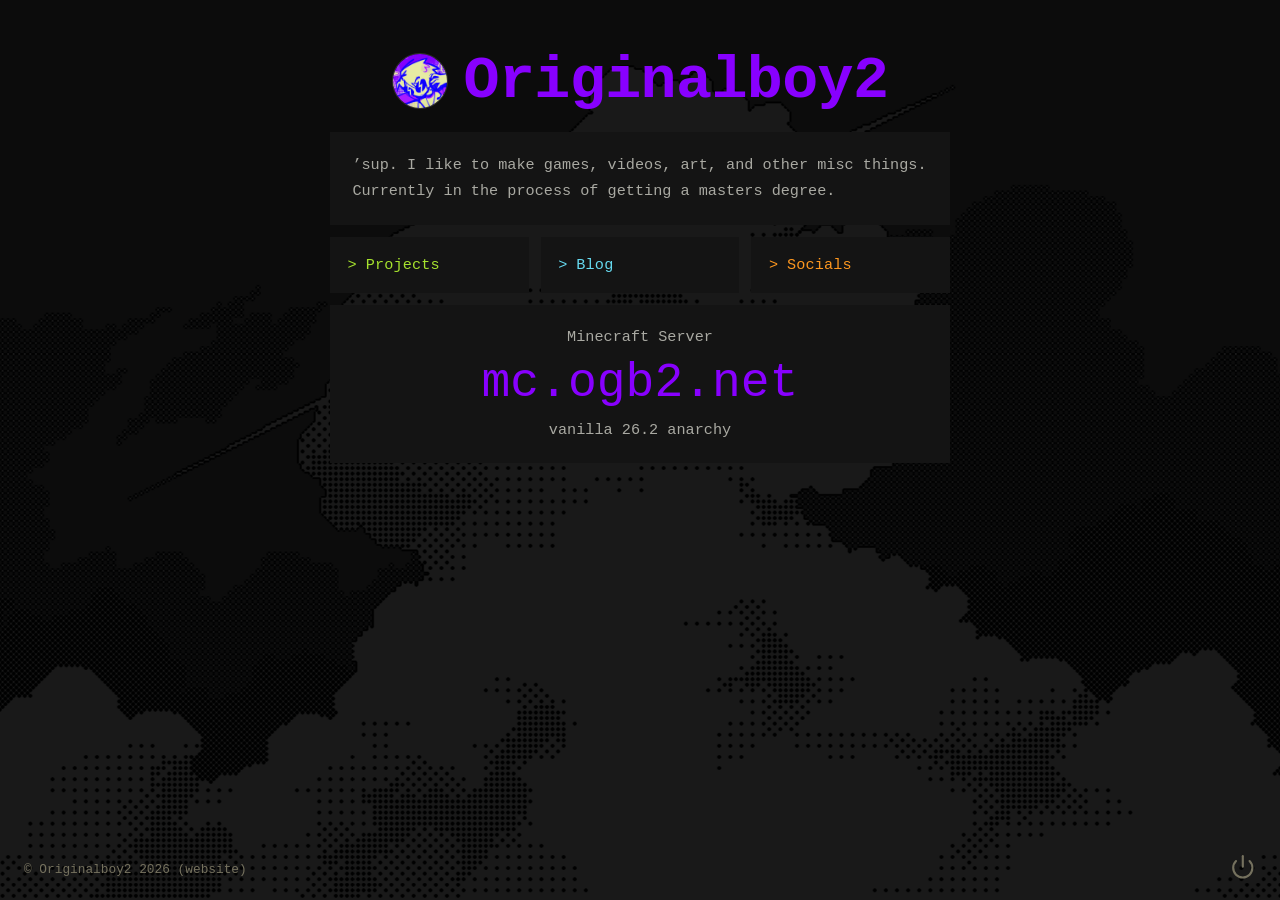
<file: index.html>
<!DOCTYPE html>
<html lang="en">
<head>
<meta charset="utf-8">
<meta name="viewport" content="width=device-width, initial-scale=1">
<title>Originalboy2</title>
<meta name="description" content="Originalboy2 — personal homepage.">
<link rel="icon" type="image/x-icon" href="ogb2.ico">

<link rel="stylesheet" href="style.css">
</head>

<body>
<div class="page-bg" aria-hidden="true"></div>
<div class="wrap">

  <header>
    <img class="pfp" src="images/pfp.png" alt="Originalboy2 profile picture">
    <h1>Originalboy2</h1>
  </header>

  <section class="about">
    <p>&rsquo;sup. I like to make games, videos, art, and other misc things.
      Currently in the process of getting a masters degree.
    </p>
  </section>

  <nav>
    <a class="btn btn-projects" href="projects.html"><span class="sigil">&gt;</span>Projects</a>
    <a class="btn btn-blog"     href="blog.html"><span class="sigil">&gt;</span>Blog</a>
    <a class="btn btn-socials"  href="socials.html"><span class="sigil">&gt;</span>Socials</a>
  </nav>

  <section class="mc-server">
    <p class="mc-label">Minecraft Server</p>
    <p class="mc-address">mc.ogb2.net</p>
    <p class="mc-detail">vanilla 26.2 anarchy</p>
  </section>

</div>

<footer class="footer footer-left">
  <p>&copy; Originalboy2 2026 (website)</p>
</footer>

<a id="power-btn" class="power-btn" href="off.html" aria-label="Power off">
  <svg viewBox="0 0 24 24" fill="none" stroke="currentColor" stroke-width="2" stroke-linecap="round" stroke-linejoin="round"><path d="M18.36 6.64a9 9 0 1 1-12.73 0"/><line x1="12" y1="2" x2="12" y2="12"/></svg>
</a>

<script src="script.js" defer></script>
</body>
</html>
</file>
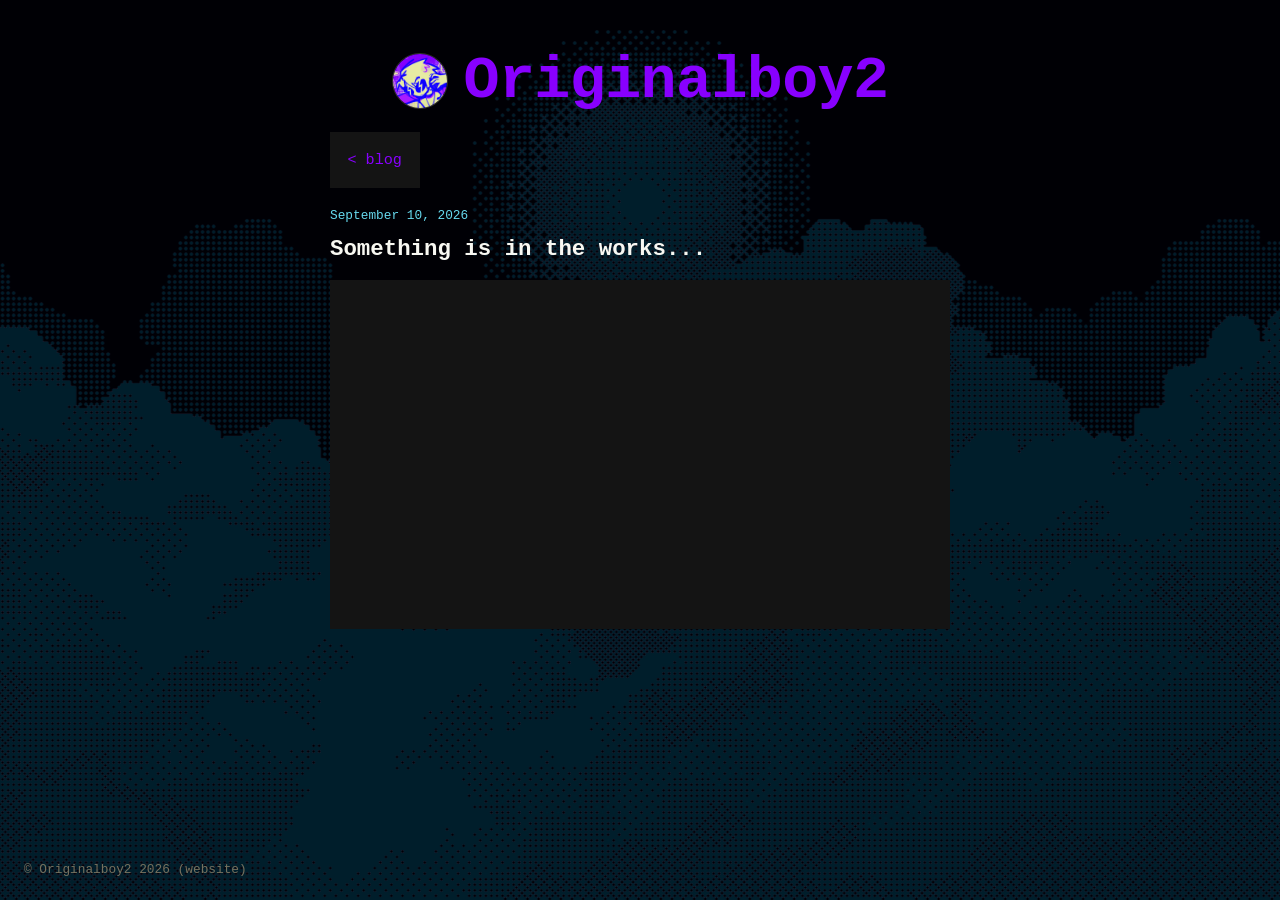
<file: blog-something-is-in-the-works.html>
<!DOCTYPE html>
<html lang="en">
<head>
<meta charset="utf-8">
<meta name="viewport" content="width=device-width, initial-scale=1">
<title>Originalboy2 — Something is in the works...</title>
<meta name="description" content="A teaser for something new — video embedded below.">
<link rel="icon" type="image/x-icon" href="ogb2.ico">
<link rel="stylesheet" href="style.css">
</head>

<body>
<div class="page-bg page-bg-blog" aria-hidden="true"></div>
<div class="wrap">

  <header>
    <img class="pfp" src="images/pfp.png" alt="Originalboy2 profile picture">
    <h1>Originalboy2</h1>
  </header>

  <a class="back-btn" href="blog.html"><span class="sigil">&lt;</span>blog</a>

  <article class="post">
    <p class="post-date">September 10, 2026</p>
    <h2 class="post-heading">Something is in the works...</h2>
    <div class="post-video">
      <iframe src="https://www.youtube-nocookie.com/embed/YDsrCtKAiAA" title="Something is in the works..." allow="accelerometer; autoplay; clipboard-write; encrypted-media; gyroscope; picture-in-picture; web-share" allowfullscreen loading="lazy"></iframe>
    </div>
  </article>

</div>

<footer class="footer footer-left">
  <p>&copy; Originalboy2 2026 (website)</p>
</footer>

</body>
</html>
</file>
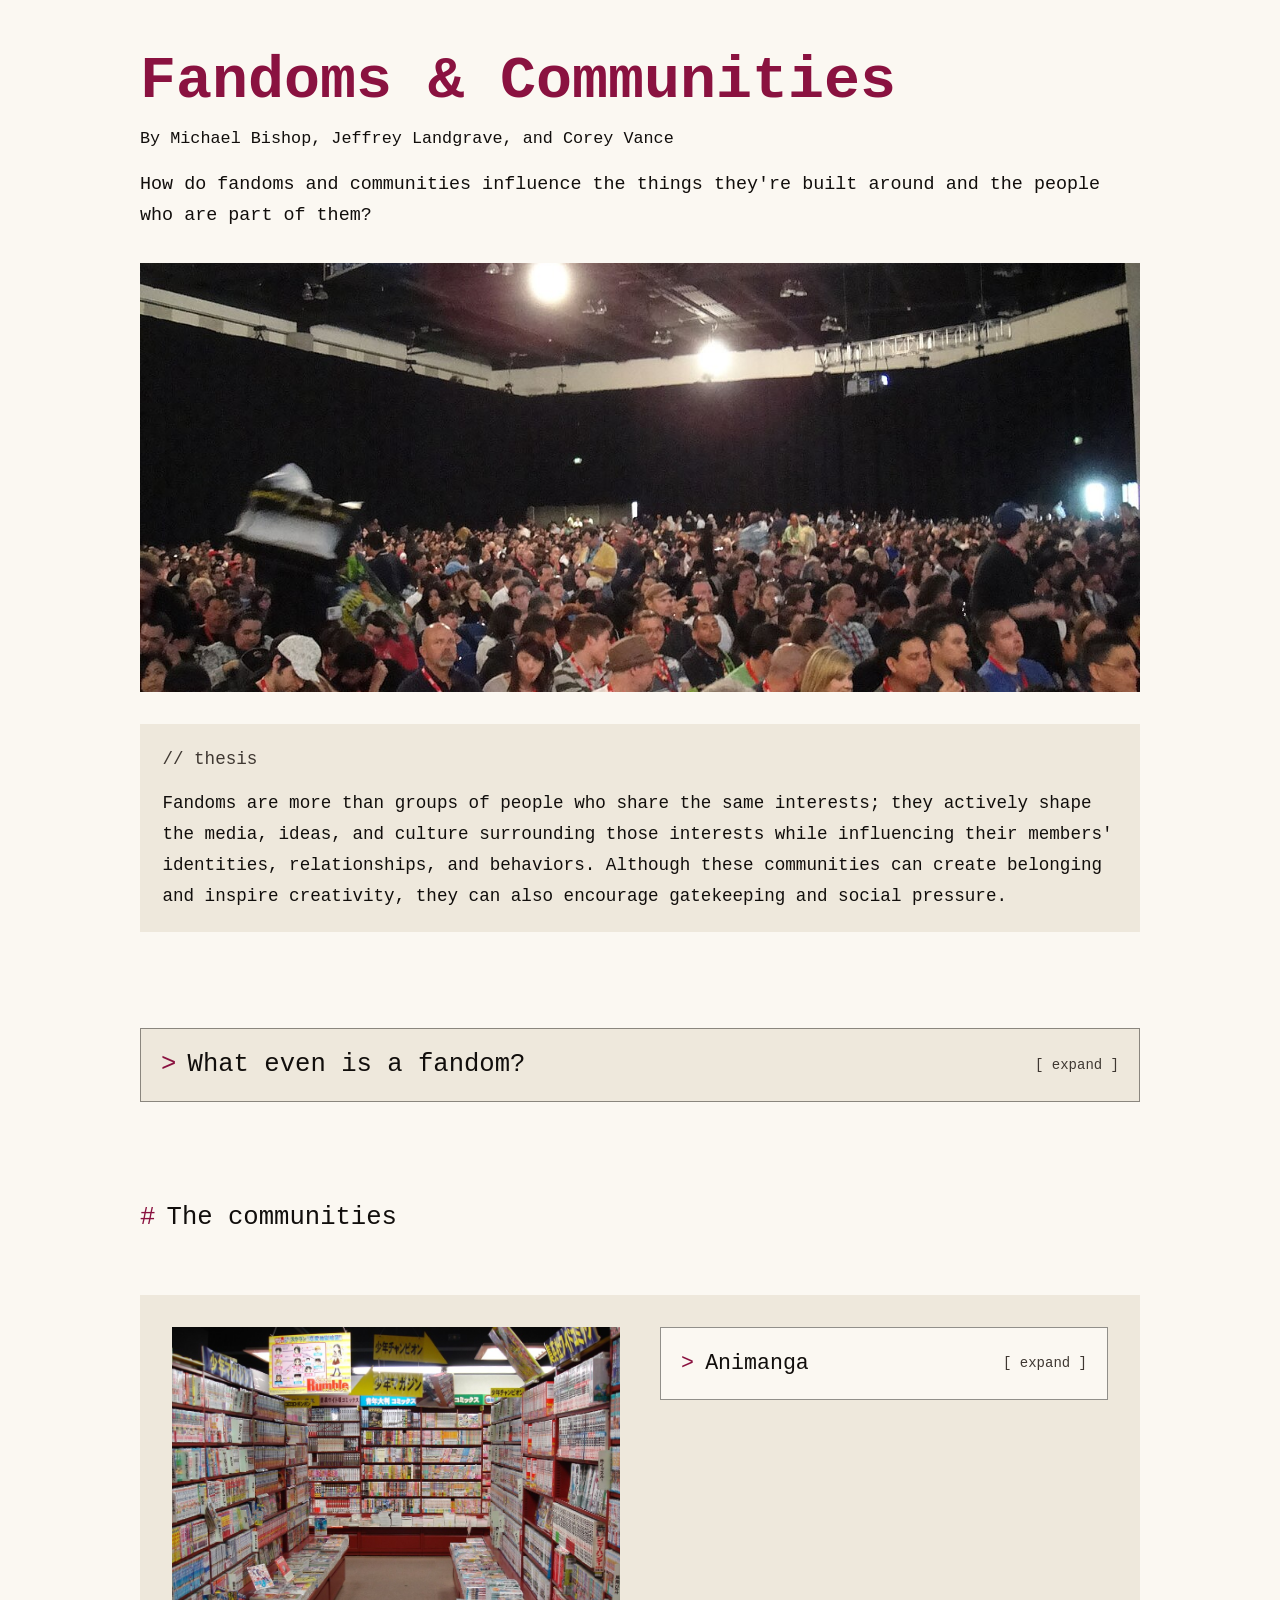
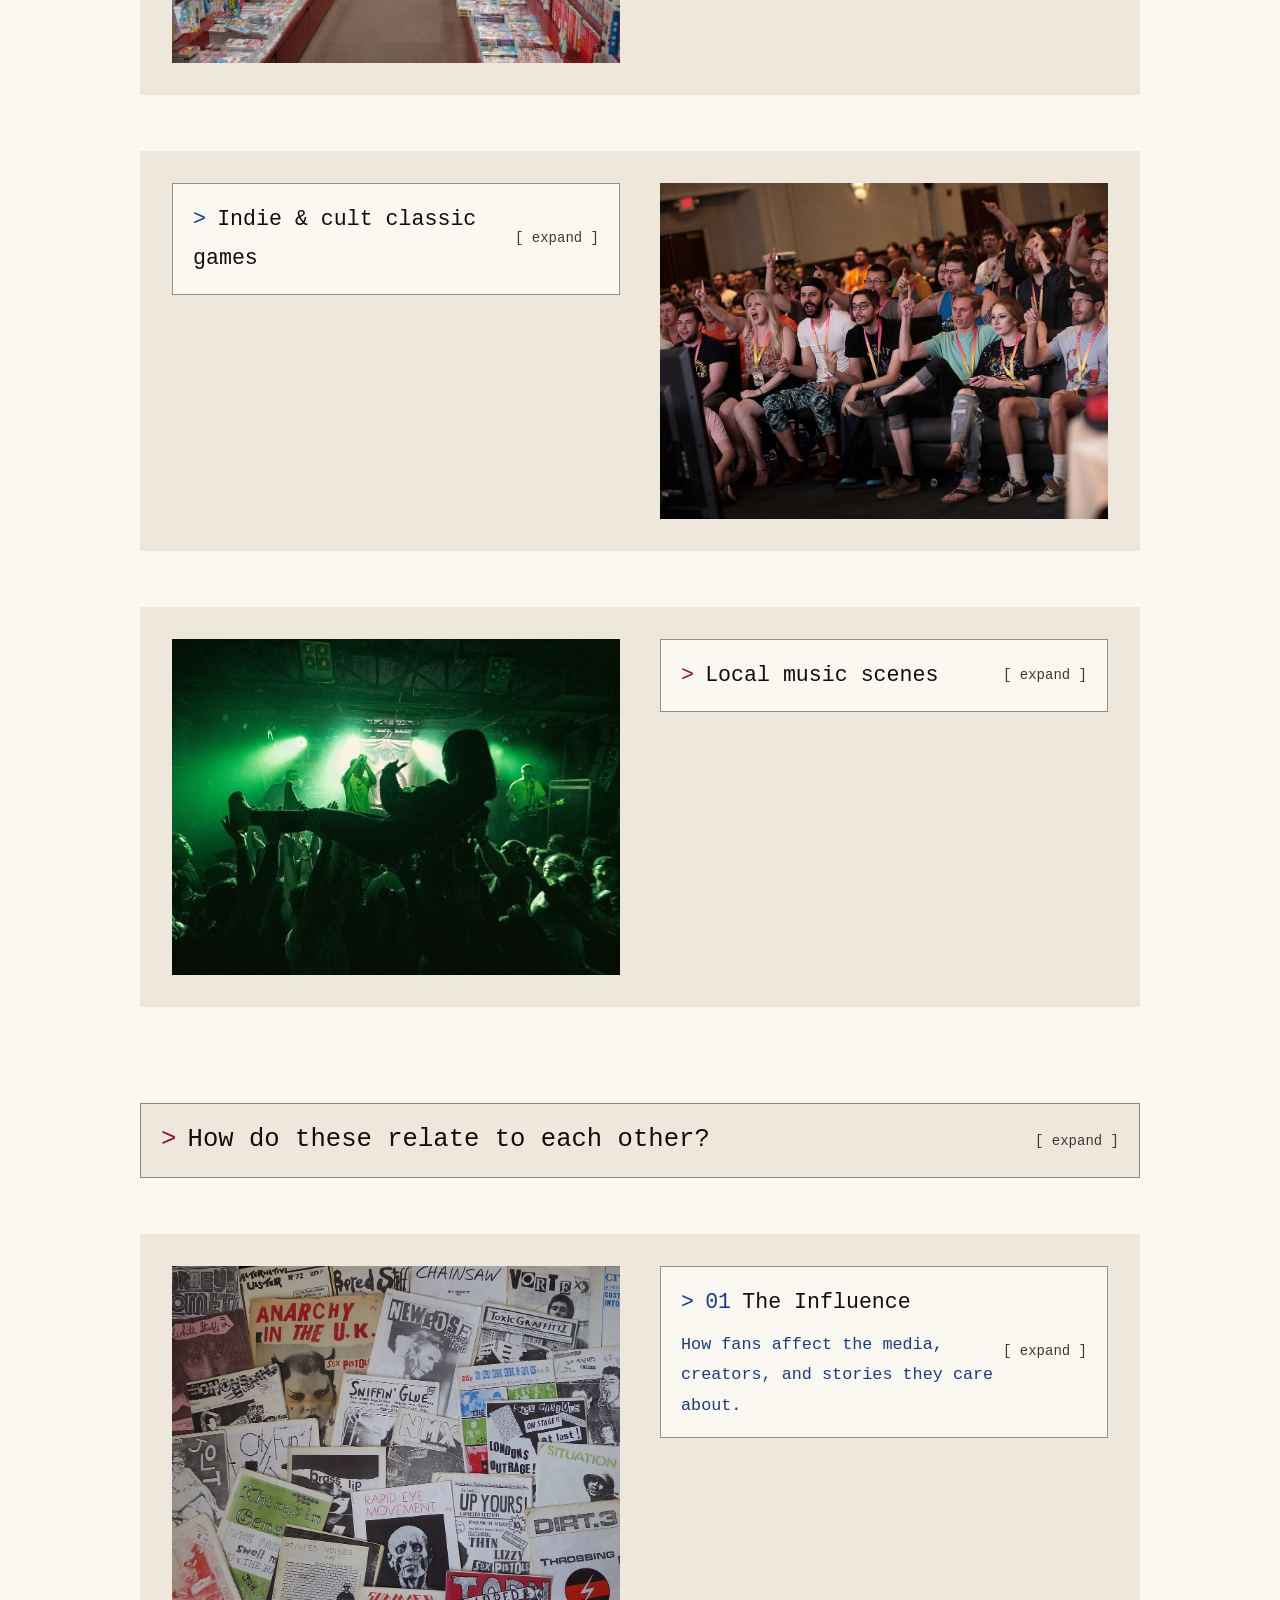
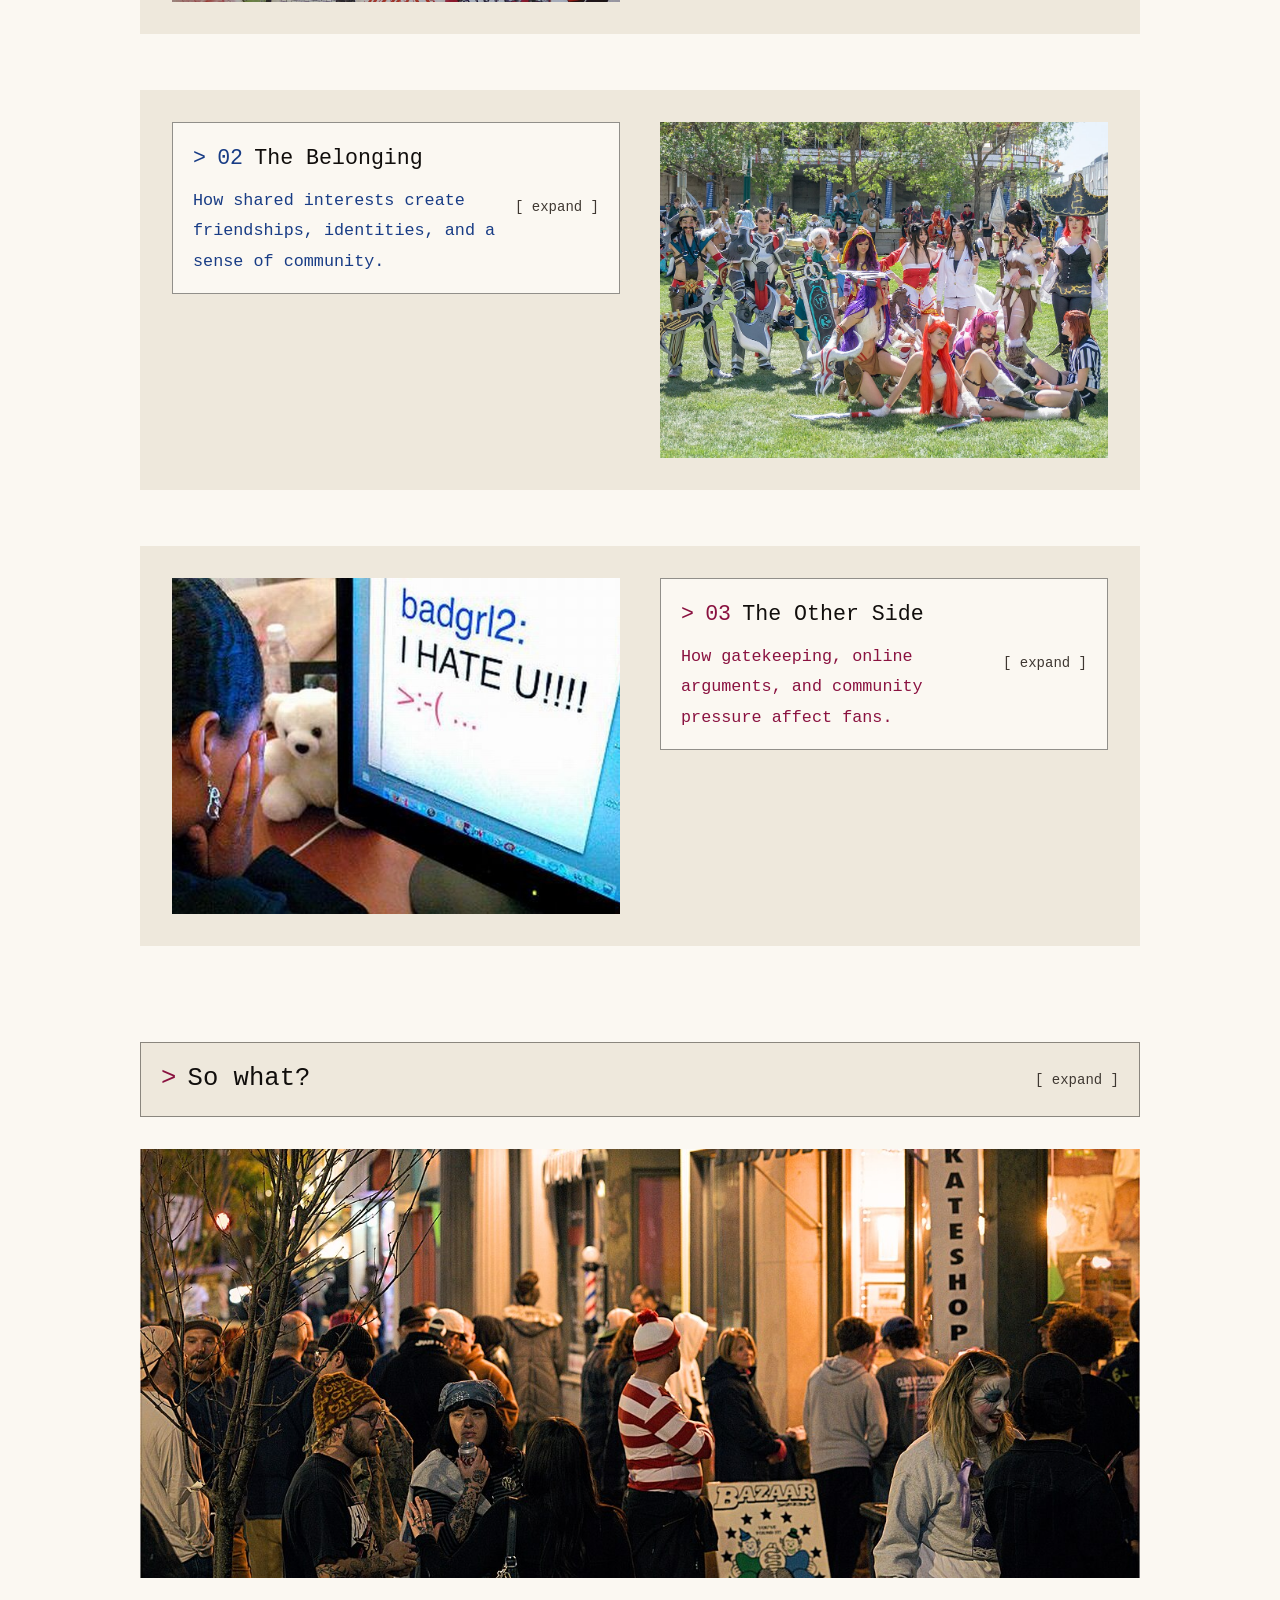
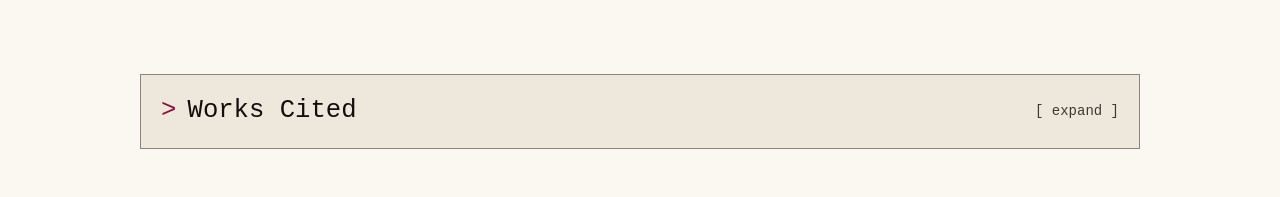
<file: fandoms.html>
<!DOCTYPE html>
<html lang="en">
<head>
<meta charset="utf-8">
<meta name="viewport" content="width=device-width, initial-scale=1">
<title>Fandoms &amp; Communities</title>
<meta name="description" content="How fandoms and communities influence the things they're built around and the people in them.">
<meta name="robots" content="noindex, nofollow">
<link rel="icon" type="image/x-icon" href="ogb2.ico">
<link rel="stylesheet" href="style.css?v=2026-11-12b">
</head>

<body class="paper-page">
<div class="wrap paper-wrap">
<article class="paper">

  <section class="paper-hero">
    <h2 class="paper-heading">Fandoms &amp; Communities</h2>
    <p class="paper-byline">By Michael Bishop, Jeffrey Landgrave, and Corey Vance</p>
    <p class="paper-question">How do fandoms and communities influence the things they're built around and the people who are part of them?</p>
    <figure class="paper-fig paper-fig-wide">
      <img src="images/fandoms/hero-con-crowd.jpg" alt="A packed convention hall full of fans waiting for a panel">
    </figure>
    <div class="about paper-thesis">
      <p class="comment">// thesis</p>
      <p>Fandoms are more than groups of people who share the same interests; they actively shape the media, ideas, and culture surrounding those interests while influencing their members' identities, relationships, and behaviors. Although these communities can create belonging and inspire creativity, they can also encourage gatekeeping and social pressure.</p>
    </div>
  </section>

  <section class="paper-section">
    <details class="paper-more paper-more-head">
      <summary><h3 class="paper-h"><span class="sigil">&gt;</span>What even is a fandom?</h3></summary>
      <div class="paper-prose">
        <p>The word "fan" most likely started as a shortened version of "fanatic" back in seventeenth century England (<a class="paper-cite" href="https://www.ebsco.com/research-starters/social-sciences-and-humanities/fan-culture/" target="_blank" rel="noopener">Purdy</a>). Today it covers a lot, from sports teams to celebrities to whole fictional universes. One idea we liked is that fans are looking for "Promised Lands," other worlds they can escape away from everyday life (<a class="paper-cite" href="https://www.ebsco.com/research-starters/social-sciences-and-humanities/fan-culture/" target="_blank" rel="noopener">Purdy</a>).</p>
        <p>In our project we each looked at communities we associate ourselves with: Animanga, indie and cult classic video games, and the local punk scene. We each had previously interviewed someone from our own respective communities. From the outside, our communities seem like they have no correlation, but a lot of the same things kept coming up when we compared what we found.</p>
        <p>This page is for students like us who are already part of a fandom, or who are thinking about getting into one.</p>
      </div>
    </details>
  </section>

  <section class="paper-section">
    <h3 class="paper-h"><span class="sigil">#</span>The communities</h3>

    <div class="paper-feature paper-anime">
      <figure class="paper-fig">
        <img src="images/fandoms/manga-store.jpg" alt="Shelves packed with manga volumes inside a store in Japan">
      </figure>
      <details class="paper-more paper-feature-text">
        <summary><p class="paper-title"><span class="sigil">&gt;</span>Animanga</p></summary>
        <div class="paper-more-body">
          <p>The term “Animanga” is a combination of two words, Anime and Manga. Anime TV shows are Japanese animated TV series that are in most cases directly adapted from the manga, which is a Japanese style of comic books. Anime and manga have both grown significantly in popularity over the past few years, especially in America and other countries they didn't originate from.</p>
          <p>A lot of the community happens at conventions, and some conventions focus only on anime and manga (<a class="paper-cite" href="https://www.ebsco.com/research-starters/social-sciences-and-humanities/fan-culture/" target="_blank" rel="noopener">Purdy</a>). One of the biggest gatherings for anime and manga fans in America is Anime Expo in Los Angeles. Fans also talk online through forums, Discord servers, fan wikis, fan art, and everyday social media platforms like TikTok, Instagram, Facebook etc.</p>
          <div class="paper-video">
            <iframe src="https://www.youtube-nocookie.com/embed/Vfr72ByDZJo?start=940&amp;end=1090" title="Anime NYC 2026 4K Convention Walkthrough &amp; Cosplay" allow="accelerometer; clipboard-write; encrypted-media; gyroscope; picture-in-picture; web-share" allowfullscreen></iframe>
          </div>
          <p>Corey interviewed Josh, who has been part of the manga community for years. Josh never set out to learn how the community talks. He picked up terms like "shonen," "seinen," and "isekai" by reading manga and talking with other fans: "When you read enough series and interact with other fans, you naturally start picking up on the terms and different ways people discuss things" (<a class="paper-cite" href="#cite-vance">Vance</a>).</p>
        </div>
      </details>
    </div>

    <div class="paper-feature paper-feature-flip paper-games">
      <figure class="paper-fig">
        <img src="images/fandoms/gdq-crowd.jpg" alt="A crowd of people cheering while watching a speedrun at Games Done Quick">
      </figure>
      <details class="paper-more paper-feature-text">
        <summary><p class="paper-title"><span class="sigil">&gt;</span>Indie &amp; cult classic games</p></summary>
        <div class="paper-more-body">
          <p>Indie and cult classic game communities are groups of players brought together by a love for games made outside of big studios, or older games that never became mainstream hits but gained a loyal fanbase over time. These communities support small developers, share fan art and mods, and keep older games alive long after their release. They are welcoming spaces for anyone who values creativity and originality over big budgets.</p>
          <p>Jeffrey interviewed Fazzy, who is part of the Deltarune, Yume Nikki and Rain World communities. She mostly learned how people talk there by reading and listening instead of posting. She said, "I think I just passively accumulate that type of slang" (<a class="paper-cite" href="#cite-landgrave">Landgrave</a>). She writes fanfiction, reviews, and is working on a video analyzing Deltarune. Her advice for writing was to just get something down first: "Most of my writing is rewriting, I'd say" (<a class="paper-cite" href="#cite-landgrave">Landgrave</a>).</p>
          <div class="paper-video">
            <iframe src="https://www.youtube-nocookie.com/embed/KfZC0eV5f2g" title="Creators and fans get their game on at Play NYC" allow="accelerometer; clipboard-write; encrypted-media; gyroscope; picture-in-picture; web-share" allowfullscreen></iframe>
          </div>
        </div>
      </details>
    </div>

    <div class="paper-feature paper-music">
      <figure class="paper-fig">
        <img src="images/fandoms/crowdsurf.jpg" alt="A person crowdsurfing over a crowd under green stage lights at a concert">
      </figure>
      <details class="paper-more paper-feature-text">
        <summary><p class="paper-title"><span class="sigil">&gt;</span>Local music scenes</p></summary>
        <div class="paper-more-body">
          <p>Local music scenes are communities where people come together due to a common desire to belong, a passion for live music, and common moral values. They are spaces of acceptance and understanding, and these music scenes are often places where people can express themselves and openly be their most authentic selves without fear of judgement. They welcome just about anybody who enjoys punk music and shares the values of the punk ethos.</p>
          <p>Michael interviewed Xander and Jude Havens from Gath, a band in the Louisville punk scene. They write songs by thinking about bands they like and how they would play it (<a class="paper-cite" href="#cite-bishop">Bishop</a>). Many artists involved in the music scene offer their services by making posters, which are shared to announce shows. Social media is also a common form of writing. Social media is used by bands to announce line-up changes and generate excitement for upcoming shows by sharing photos, or clips from past sets (<a class="paper-cite" href="#cite-bishop">Bishop</a>).</p>
          <div class="paper-video paper-video-tall">
            <iframe src="https://www.instagram.com/reel/DVceGQuEbRC/embed/" title="No Comply 3 at Dave Armstrong Extreme Park in Louisville, KY" allowfullscreen></iframe>
          </div>
        </div>
      </details>
    </div>
  </section>

  <section class="paper-section">
    <details class="paper-more paper-more-head">
      <summary><h3 class="paper-h"><span class="sigil">&gt;</span>How do these relate to each other?</h3></summary>
      <div class="paper-prose">
        <p>A manga store, speedrunning event, and punk show may not have much in common at first glance. But, when we looked through our individual papers and the sources we found, a few common ideas continued to show up: fans can influence change in the things they love, people often find belonging within the other people in their community, and the very same things bringing people together can also end up pushing people out.</p>
      </div>
    </details>

    <div class="paper-feature paper-influence">
      <figure class="paper-fig">
        <img src="images/fandoms/fanzines.jpg" alt="A pile of photocopied punk fanzines from the 1970s">
      </figure>
      <details class="paper-more paper-feature-text">
        <summary>
          <p class="paper-title"><span class="sigil">&gt;</span><span class="paper-num">01</span>The Influence</p>
          <p class="paper-sub">How fans affect the media, creators, and stories they care about.</p>
        </summary>
        <div class="paper-more-body">
          <p>Fans don't just watch, play, or listen. They interact with each other, theorize, and create art like paintings, fanfiction, etc., and all that changes how other people see the original thing the community is based on.</p>
          <ul>
            <li>In 1968 NBC was going to cancel Star Trek, but a letter-writing campaign from fans kept it on the air for another year (<a class="paper-cite" href="https://www.ebsco.com/research-starters/social-sciences-and-humanities/fan-culture/" target="_blank" rel="noopener">Purdy</a>).</li>
            <li>Super Metroid fans have made close to 100 playable hacks of the game. They share works in progress and give each other feedback, which keeps the game alive years after it came out (<a class="paper-cite" href="https://www.gamedeveloper.com/game-platforms/why-i-super-metroid-i-s-hacking-community-is-still-going-strong" target="_blank" rel="noopener">Earl</a>).</li>
            <li>Fazzy tells newcomers to play a game on their own before reading what the community says, because other people's ideas can shape what you notice before you form your own (<a class="paper-cite" href="#cite-landgrave">Landgrave</a>).</li>
            <li>The Seattle record label Sub Pop started out as a fanzine about an underground music scene (<a class="paper-cite" href="#cite-bishop">Bishop</a>).</li>
          </ul>
        </div>
      </details>
    </div>

    <div class="paper-feature paper-feature-flip paper-belonging">
      <figure class="paper-fig">
        <img src="images/fandoms/cosplay-group.jpg" alt="A big group of League of Legends cosplayers posing together on the grass">
      </figure>
      <details class="paper-more paper-feature-text">
        <summary>
          <p class="paper-title"><span class="sigil">&gt;</span><span class="paper-num">02</span>The Belonging</p>
          <p class="paper-sub">How shared interests create friendships, identities, and a sense of community.</p>
        </summary>
        <div class="paper-more-body">
          <p>A lot of things can shape people’s identities, from shared interests and inside jokes, to language unique to a community and friendships formed within them.</p>
          <ul>
            <li>While studying the behavior of BTS fans, conversing with other fans was found to be the biggest predictor of feeling like part of a community, and was linked to better mental wellbeing (<a class="paper-cite" href="https://pmc.ncbi.nlm.nih.gov/articles/PMC10669391/" target="_blank" rel="noopener">Kim et al.</a>).</li>
            <li>Some sci-fi fans rate the fan groups they belong to higher on a sense of community than the neighborhoods they live in (<a class="paper-cite" href="https://inpact-psychologyconference.org/wp-content/uploads/2026/05/202601VP103.pdf" target="_blank" rel="noopener">Anjamrooz and Ravelo</a>).</li>
            <li>Fandoms focused around sources of entertainment like anime, manga, and music often are made fun of more than fandoms focused around sports, but ultimately serve the same purpose of bringing people together (<a class="paper-cite" href="https://youtu.be/px0o8VWDfKg" target="_blank" rel="noopener">Lien</a>).</li>
            <li>In Jeffrey’s paper, Fazzy said that it feels validating to read a sentence full of slang that people outside of the community wouldn’t get, since it shows that you and the other person have spent time in the same circles (<a class="paper-cite" href="#cite-landgrave">Landgrave</a>).</li>
            <li>In Michael's paper, Xander said "one thing that brings a lot of the community together is just, just being accepting" (<a class="paper-cite" href="#cite-bishop">Bishop</a>).</li>
            <li>Mirabelli says that literacy is a social practice, and you have to know the setting to understand the language (<a class="paper-cite" href="#cite-mirabelli">146, 149</a>). That pretty much describes slang in all three of our communities.</li>
          </ul>
        </div>
      </details>
    </div>

    <div class="paper-feature paper-otherside">
      <figure class="paper-fig">
        <img src="images/fandoms/dog-piling.jpg" alt="A person covering their face in front of a screen that says I HATE U">
      </figure>
      <details class="paper-more paper-feature-text">
        <summary>
          <p class="paper-title"><span class="sigil">&gt;</span><span class="paper-num">03</span>The Other Side</p>
          <p class="paper-sub">How gatekeeping, online arguments, and community pressure affect fans.</p>
        </summary>
        <div class="paper-more-body">
          <p>Fandom influence isn't always positive. Gatekeeping, online harassment, and pressure to agree with popular opinions can make communities exclusionary.</p>
          <ul>
            <li>Toxic behavior, harassment, and exclusion can take away the belonging that fandoms are supposed to give people (<a class="paper-cite" href="https://inpact-psychologyconference.org/wp-content/uploads/2026/05/202601VP103.pdf" target="_blank" rel="noopener">Anjamrooz and Ravelo</a>).</li>
            <li>Gamers who tie their identity really closely to gaming culture were more likely to show sexism, racism, and aggression. This was stronger for Call of Duty players, while for Minecraft players it was linked to more positive things (<a class="paper-cite" href="https://www.frontiersin.org/journals/communication/articles/10.3389/fcomm.2022.1007128/full" target="_blank" rel="noopener">Kowert et al.</a>).</li>
            <li>Some extreme K-pop fans, called "sasaeng," have stalked idols (<a class="paper-cite" href="https://www.ebsco.com/research-starters/social-sciences-and-humanities/fan-culture/" target="_blank" rel="noopener">Purdy</a>).</li>
            <li>The same slang that makes members feel connected can be "incomprehensible" to someone new (<a class="paper-cite" href="#cite-landgrave">Landgrave</a>). Fazzy also said arguments about Rain World get frustrating because nobody can prove who is right (<a class="paper-cite" href="#cite-landgrave">Landgrave</a>).</li>
            <li>In the punk scene people call out bad behavior on social media, and music that goes against the scene's values usually isn't seen as good (<a class="paper-cite" href="#cite-bishop">Bishop</a>). That can keep people accountable, but it also shows how much pressure there is to fit in.</li>
          </ul>
        </div>
      </details>
    </div>
  </section>

  <section class="paper-section">
    <details class="paper-more paper-more-head">
      <summary><h3 class="paper-h"><span class="sigil">&gt;</span>So what?</h3></summary>
      <div class="paper-prose">
        <p>Whether it's an anime fan, someone theorizing about Deltarune, or a kid going to their first punk show, fandoms give people a place to learn a new way of talking, make things, and find people like them. Those same communities can also decide who fits in and who doesn't.</p>
        <p>If you're part of a fandom, or thinking about joining one, it's worth paying attention to both sides. Join in, make stuff, and talk with people, but also try to be the kind of member who makes newcomers feel welcome instead of pushing them out.</p>
        <p>Fandoms are more than groups of people who share the same interests; they actively shape the media, ideas, and culture surrounding those interests while influencing their members' identities, relationships, and behaviors. Although these communities can create belonging and inspire creativity, they can also encourage gatekeeping and social pressure.</p>
      </div>
    </details>
    <figure class="paper-fig paper-fig-wide">
      <img src="images/fandoms/show-crowd.jpg" alt="People hanging out on a city sidewalk outside a venue between sets">
    </figure>
  </section>

  <section class="paper-section">
    <details class="paper-more paper-more-head">
      <summary><h3 class="paper-h"><span class="sigil">&gt;</span>Works Cited</h3></summary>
      <div class="paper-cited">
        <p id="cite-anime-nyc">"Anime NYC 2026 4K Convention Walkthrough &amp; Cosplay | Artist Alley, Anime &amp; More." <i>YouTube</i>, uploaded by Japan Haul Time, 24 Aug. 2026, <a href="https://www.youtube.com/watch?v=Vfr72ByDZJo" target="_blank" rel="noopener">www.youtube.com/watch?v=Vfr72ByDZJo</a>.</p>
        <p id="cite-anjamrooz">Anjamrooz, Yashar, and Christina Ravelo. "Fandoms as Communities of Belonging and Coping." <i>Psychological Applications and Trends 2026</i>, 2026, pp. 455-58, <a href="https://doi.org/10.36315/2026inpact103" target="_blank" rel="noopener">doi.org/10.36315/2026inpact103</a>.</p>
        <p id="cite-bishop">Bishop, Michael. "Interview with a Writer: GATH and the Louisville Scene." 8 Oct. 2026. ENGL 101, University of Louisville. Unpublished essay.</p>
        <p id="cite-play-nyc">"Creators and Fans Get Their Game On at Play NYC." <i>YouTube</i>, uploaded by Localish, 1 Dec. 2024, <a href="https://www.youtube.com/watch?v=KfZC0eV5f2g" target="_blank" rel="noopener">www.youtube.com/watch?v=KfZC0eV5f2g</a>.</p>
        <p id="cite-earl">Earl, Victoria. "Why Super Metroid's Hacking Community Is Still Going Strong." <i>Game Developer</i>, 24 July 2013, <a href="https://www.gamedeveloper.com/game-platforms/why-i-super-metroid-i-s-hacking-community-is-still-going-strong" target="_blank" rel="noopener">www.gamedeveloper.com/game-platforms/why-i-super-metroid-i-s-hacking-community-is-still-going-strong</a>.</p>
        <p id="cite-kim">Kim, Min Sung, et al. "Effects of Online Fan Community Interactions on Well-Being and Sense of Virtual Community." <i>Behavioral Sciences</i>, vol. 13, no. 11, 2023, article 897, <a href="https://doi.org/10.3390/bs13110897" target="_blank" rel="noopener">doi.org/10.3390/bs13110897</a>.</p>
        <p id="cite-kowert">Kowert, Rachel, et al. "Not Just a Game: Identity Fusion and Extremism in Gaming Cultures." <i>Frontiers in Communication</i>, vol. 7, 2022, article 1007128, <a href="https://doi.org/10.3389/fcomm.2022.1007128" target="_blank" rel="noopener">doi.org/10.3389/fcomm.2022.1007128</a>.</p>
        <p id="cite-landgrave">Landgrave, Jeffrey. "Writing in Cult Classic Videogame Communities." 11 Oct. 2026. ENGL 101, University of Louisville. Unpublished essay.</p>
        <p id="cite-lien">Lien, Amanda. "How Fandom Creates Real-Life Community | Amanda Lien | TEDxTemecula." <i>YouTube</i>, uploaded by TEDx Talks, 15 June 2025, <a href="https://www.youtube.com/watch?v=px0o8VWDfKg" target="_blank" rel="noopener">www.youtube.com/watch?v=px0o8VWDfKg</a>.</p>
        <p id="cite-mirabelli">Mirabelli, Tony. "Learning to Serve: The Language and Literacy of Food Service Workers." <i>What They Don't Learn in School: Literacy in the Lives of Urban Youth</i>, edited by Jabari Mahiri, Peter Lang, 2004, pp. 143-62.</p>
        <p id="cite-purdy">Purdy, Elizabeth R. "Fan Culture." <i>EBSCO Research Starters</i>, 2021, <a href="https://www.ebsco.com/research-starters/social-sciences-and-humanities/fan-culture/" target="_blank" rel="noopener">www.ebsco.com/research-starters/social-sciences-and-humanities/fan-culture/</a>.</p>
        <p id="cite-vance">Vance, Corey. "Writing in Manga." 7 Oct. 2026. ENGL 101, University of Louisville. Unpublished essay.</p>
        <p id="cite-ziegenhals">Ziegenhals, Adam [@adam.ziegenhals]. "No Comply 3 at Dave Armstrong Extreme Park in Louisville, KY." <i>Instagram</i>, 3 Mar. 2026, <a href="https://www.instagram.com/reel/DVceGQuEbRC/" target="_blank" rel="noopener">www.instagram.com/reel/DVceGQuEbRC/</a>.</p>

        <p class="comment paper-credits-label">// image credits (Wikimedia Commons)</p>
        <ul class="paper-credits">
          <li><a href="https://commons.wikimedia.org/wiki/File:Comic-Con_2010_-_the_Hall_H_crowd_(4874247351).jpg" target="_blank" rel="noopener">Comic-Con Hall H crowd</a> by The Conmunity - Pop Culture Geek, CC BY 2.0</li>
          <li><a href="https://commons.wikimedia.org/wiki/File:MangaStoreJapan.jpg" target="_blank" rel="noopener">Manga store in Japan</a> by Doc Sleeve, CC BY-SA 3.0</li>
          <li><a href="https://commons.wikimedia.org/wiki/File:Summer_Games_Done_Quick_attendees_(48149404692).jpg" target="_blank" rel="noopener">Summer Games Done Quick attendees</a> by Gage Skidmore, CC BY-SA 2.0</li>
          <li><a href="https://commons.wikimedia.org/wiki/File:Girl_Crowdsurfing_at_Rock_Concert.jpg" target="_blank" rel="noopener">Crowdsurfing at a concert</a> by Tyler Savitski, CC BY-SA 4.0</li>
          <li><a href="https://commons.wikimedia.org/wiki/File:1970s_fanzines_(21224199545).jpg" target="_blank" rel="noopener">1970s fanzines</a> by Jake from Manchester, CC BY 2.0</li>
          <li><a href="https://commons.wikimedia.org/wiki/File:League_of_Legends_cosplayers_group_photo_at_Animethon_2015.jpg" target="_blank" rel="noopener">League of Legends cosplayers at Animethon 2015</a> by IQRemix, CC BY-SA 2.0</li>
          <li><a href="https://commons.wikimedia.org/wiki/File:Dog-Piling.jpg" target="_blank" rel="noopener">Dog-Piling</a> by J_O_I_D, CC BY 2.0</li>
          <li><a href="https://commons.wikimedia.org/wiki/File:Crowd_Outside_Show_Inbetween_Sets_1.jpg" target="_blank" rel="noopener">Crowd outside show between sets</a> by Tyler Savitski, CC BY-SA 4.0</li>
        </ul>
      </div>
    </details>
  </section>

</article>
</div>
<script>
function openCite(hash){
  const target=hash && hash.startsWith("#cite-") ? document.querySelector(hash) : null;
  if(target) target.closest("details").open=true;
}
document.querySelectorAll('a[href^="#cite-"]').forEach(link=>{
  link.addEventListener("click",()=>openCite(link.getAttribute("href")));
});
openCite(location.hash);
</script>
</body>
</html>
</file>
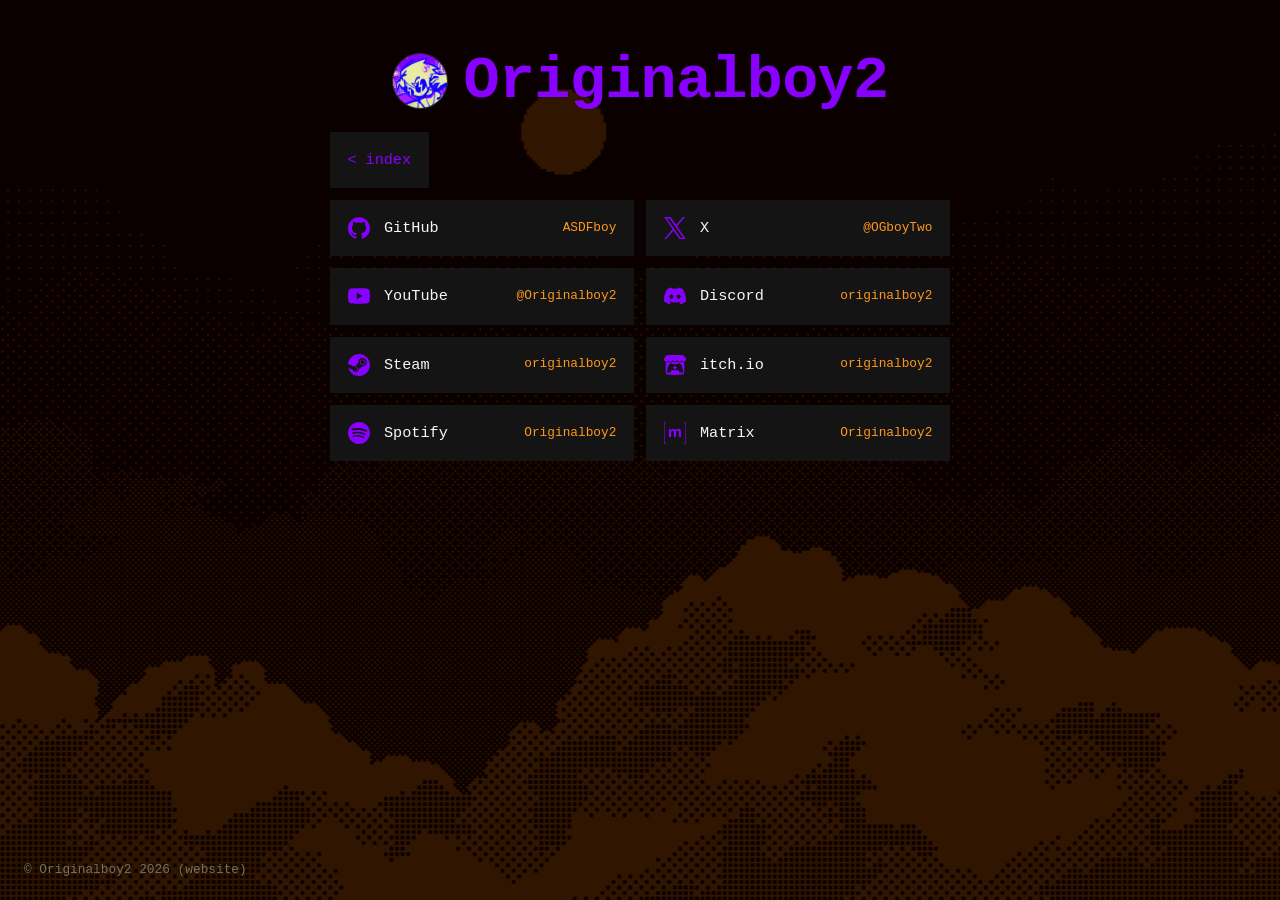
<file: socials.html>
<!DOCTYPE html>
<html lang="en">
<head>
<meta charset="utf-8">
<meta name="viewport" content="width=device-width, initial-scale=1">
<title>Originalboy2 — Socials</title>
<meta name="description" content="Originalboy2 — socials.">
<link rel="icon" type="image/x-icon" href="ogb2.ico">

<link rel="stylesheet" href="style.css">
</head>

<body>
<div class="page-bg page-bg-socials" aria-hidden="true"></div>
<div class="wrap">

  <header>
    <img class="pfp" src="images/pfp.png" alt="Originalboy2 profile picture">
    <h1>Originalboy2</h1>
  </header>

  <a class="back-btn" href="index.html"><span class="sigil">&lt;</span>index</a>

  <div class="socials-list">

    <a class="social-row" href="https://github.com/ASDFboy" target="_blank" rel="noopener">
      <svg class="icon" viewBox="0 0 24 24" aria-hidden="true"><path d="M12 .297c-6.63 0-12 5.373-12 12c0 5.303 3.438 9.8 8.205 11.385c.6.113.82-.258.82-.577c0-.285-.01-1.04-.015-2.04c-3.338.724-4.042-1.61-4.042-1.61C4.422 18.07 3.633 17.7 3.633 17.7c-1.087-.744.084-.729.084-.729c1.205.084 1.838 1.236 1.838 1.236c1.07 1.835 2.809 1.305 3.495.998c.108-.776.417-1.305.76-1.605c-2.665-.3-5.466-1.332-5.466-5.93c0-1.31.465-2.38 1.235-3.22c-.135-.303-.54-1.523.105-3.176c0 0 1.005-.322 3.3 1.23c.96-.267 1.98-.399 3-.405c1.02.006 2.04.138 3 .405c2.28-1.552 3.285-1.23 3.285-1.23c.645 1.653.24 2.873.12 3.176c.765.84 1.23 1.91 1.23 3.22c0 4.61-2.805 5.625-5.475 5.92c.42.36.81 1.096.81 2.22c0 1.606-.015 2.896-.015 3.286c0 .315.21.69.825.57C20.565 22.092 24 17.592 24 12.297c0-6.627-5.373-12-12-12"/></svg>
      <span class="label">GitHub</span>
      <span class="handle">ASDFboy</span>
    </a>

    <a class="social-row" href="https://x.com/OGboyTwo" target="_blank" rel="noopener">
      <svg class="icon" viewBox="0 0 24 24" aria-hidden="true"><path d="M14.234 10.162L22.977 0h-2.072l-7.591 8.824L7.251 0H.258l9.168 13.343L.258 24H2.33l8.016-9.318L16.749 24h6.993zm-2.837 3.299l-.929-1.329L3.076 1.56h3.182l5.965 8.532l.929 1.329l7.754 11.09h-3.182z"/></svg>
      <span class="label">X</span>
      <span class="handle">@OGboyTwo</span>
    </a>

    <a class="social-row" href="https://www.youtube.com/@Originalboy2" target="_blank" rel="noopener">
      <svg class="icon" viewBox="0 0 24 24" aria-hidden="true"><path d="M23.498 6.186a3.02 3.02 0 0 0-2.122-2.136C19.505 3.545 12 3.545 12 3.545s-7.505 0-9.377.505A3.02 3.02 0 0 0 .502 6.186C0 8.07 0 12 0 12s0 3.93.502 5.814a3.02 3.02 0 0 0 2.122 2.136c1.871.505 9.376.505 9.376.505s7.505 0 9.377-.505a3.02 3.02 0 0 0 2.122-2.136C24 15.93 24 12 24 12s0-3.93-.502-5.814M9.545 15.568V8.432L15.818 12z"/></svg>
      <span class="label">YouTube</span>
      <span class="handle">@Originalboy2</span>
    </a>

    <div class="social-row" tabindex="0">
      <svg class="icon" viewBox="0 0 24 24" aria-hidden="true"><path d="M20.317 4.37a19.8 19.8 0 0 0-4.885-1.515a.074.074 0 0 0-.079.037c-.21.375-.444.864-.608 1.25a18.3 18.3 0 0 0-5.487 0a13 13 0 0 0-.617-1.25a.08.08 0 0 0-.079-.037A19.7 19.7 0 0 0 3.677 4.37a.1.1 0 0 0-.032.027C.533 9.046-.32 13.58.099 18.057a.08.08 0 0 0 .031.057a19.9 19.9 0 0 0 5.993 3.03a.08.08 0 0 0 .084-.028a14 14 0 0 0 1.226-1.994a.076.076 0 0 0-.041-.106a13 13 0 0 1-1.872-.892a.077.077 0 0 1-.008-.128a10 10 0 0 0 .372-.292a.07.07 0 0 1 .077-.01c3.928 1.793 8.18 1.793 12.062 0a.07.07 0 0 1 .078.01q.181.149.373.292a.077.077 0 0 1-.006.127a12.3 12.3 0 0 1-1.873.892a.077.077 0 0 0-.041.107c.36.698.772 1.362 1.225 1.993a.08.08 0 0 0 .084.028a19.8 19.8 0 0 0 6.002-3.03a.08.08 0 0 0 .032-.054c.5-5.177-.838-9.674-3.549-13.66a.06.06 0 0 0-.031-.03M8.02 15.33c-1.182 0-2.157-1.085-2.157-2.419c0-1.333.956-2.419 2.157-2.419c1.21 0 2.176 1.096 2.157 2.42c0 1.333-.956 2.418-2.157 2.418m7.975 0c-1.183 0-2.157-1.085-2.157-2.419c0-1.333.955-2.419 2.157-2.419c1.21 0 2.176 1.096 2.157 2.42c0 1.333-.946 2.418-2.157 2.418"/></svg>
      <span class="label">Discord</span>
      <span class="handle">originalboy2</span>
    </div>

    <a class="social-row" href="https://steamcommunity.com/id/originalboy2/" target="_blank" rel="noopener">
      <svg class="icon" viewBox="0 0 24 24" aria-hidden="true"><path d="M11.979 0C5.678 0 .511 4.86.022 11.037l6.432 2.658a3.4 3.4 0 0 1 1.912-.59q.094.001.188.006l2.861-4.142V8.91a4.53 4.53 0 0 1 4.524-4.524c2.494 0 4.524 2.031 4.524 4.527s-2.03 4.525-4.524 4.525h-.105l-4.076 2.911l.004.159a3.39 3.39 0 0 1-3.39 3.396a3.41 3.41 0 0 1-3.331-2.727L.436 15.27C1.862 20.307 6.486 24 11.979 24c6.627 0 11.999-5.373 11.999-12S18.605 0 11.979 0M7.54 18.21l-1.473-.61c.262.543.714.999 1.314 1.25a2.551 2.551 0 0 0 3.337-3.324a2.547 2.547 0 0 0-3.255-1.413l1.523.63a1.878 1.878 0 0 1-1.445 3.467zm11.415-9.303a3.02 3.02 0 0 0-3.015-3.015a3.015 3.015 0 1 0 3.015 3.015m-5.273-.005a2.264 2.264 0 1 1 4.531 0a2.267 2.267 0 0 1-2.266 2.265a2.264 2.264 0 0 1-2.265-2.265"/></svg>
      <span class="label">Steam</span>
      <span class="handle">originalboy2</span>
    </a>

    <a class="social-row" href="https://originalboy2.itch.io" target="_blank" rel="noopener">
      <svg class="icon" viewBox="0 0 24 24" aria-hidden="true"><path d="M3.13 1.338C2.08 1.96.02 4.328 0 4.95v1.03c0 1.303 1.22 2.45 2.325 2.45c1.33 0 2.436-1.102 2.436-2.41c0 1.308 1.07 2.41 2.4 2.41c1.328 0 2.362-1.102 2.362-2.41c0 1.308 1.137 2.41 2.466 2.41h.024c1.33 0 2.466-1.102 2.466-2.41c0 1.308 1.034 2.41 2.363 2.41c1.33 0 2.4-1.102 2.4-2.41c0 1.308 1.106 2.41 2.435 2.41C22.78 8.43 24 7.282 24 5.98V4.95c-.02-.62-2.082-2.99-3.13-3.612c-3.253-.114-5.508-.134-8.87-.133c-3.362 0-7.945.053-8.87.133m6.376 6.477a2.7 2.7 0 0 1-.468.602c-.5.49-1.19.795-1.947.795a2.8 2.8 0 0 1-1.95-.795a2.6 2.6 0 0 1-.446-.59a2.8 2.8 0 0 1-.486.59a2.8 2.8 0 0 1-1.95.795a.8.8 0 0 1-.264-.052a40 40 0 0 0-.168 2.95v.005l-.006 1.167c.02 2.334-.23 7.564 1.03 8.85c1.952.454 5.545.662 9.15.663c3.605 0 7.198-.21 9.15-.664c1.26-1.284 1.01-6.514 1.03-8.848l-.006-1.167v-.004a40 40 0 0 0-.168-2.95a.9.9 0 0 1-.263.052a2.8 2.8 0 0 1-1.95-.795a2.7 2.7 0 0 1-.486-.59c-.127.22-.265.412-.447.59a2.8 2.8 0 0 1-1.95.794c-.76 0-1.446-.303-1.948-.793a2.7 2.7 0 0 1-.468-.602a2.7 2.7 0 0 1-.463.602a2.8 2.8 0 0 1-1.95.794h-.16a2.8 2.8 0 0 1-1.95-.793a2.7 2.7 0 0 1-.464-.602zm-2.004 2.59v.002c.795.002 1.5 0 2.373.953A20 20 0 0 1 12 11.253c.72 0 1.438.035 2.125.107c.873-.953 1.578-.95 2.372-.953c.376 0 1.876 0 2.92 2.934l1.123 4.028c.832 2.995-.266 3.068-1.636 3.07c-2.03-.075-3.156-1.55-3.156-3.025c-1.124.184-2.436.276-3.748.277c-1.312 0-2.624-.093-3.748-.277c0 1.475-1.125 2.95-3.156 3.026c-1.37-.004-2.468-.077-1.636-3.072l1.122-4.027c1.045-2.934 2.545-2.934 2.92-2.934zM12 12.714c-.002.002-2.14 1.964-2.523 2.662l1.4-.056v1.22c0 .056.56.033 1.123.007c.562.026 1.124.05 1.124-.008v-1.22l1.4.055C14.138 14.677 12 12.713 12 12.713z"/></svg>
      <span class="label">itch.io</span>
      <span class="handle">originalboy2</span>
    </a>

    <a class="social-row" href="https://open.spotify.com/user/317j3hinvtwmszjw4xyoafgu6lei" target="_blank" rel="noopener">
      <svg class="icon" viewBox="0 0 24 24" aria-hidden="true"><path d="M12 0C5.4 0 0 5.4 0 12s5.4 12 12 12 12-5.4 12-12S18.66 0 12 0zm5.521 17.34c-.24.359-.66.48-1.021.24-2.82-1.74-6.36-2.101-10.561-1.141-.418.122-.779-.179-.899-.539-.12-.421.18-.78.54-.9 4.56-1.021 8.52-.6 11.64 1.32.42.18.479.659.301 1.02zm1.44-3.3c-.301.42-.841.6-1.262.3-3.239-1.98-8.159-2.58-11.939-1.38-.479.12-1.02-.12-1.14-.6-.12-.48.12-1.021.6-1.141C9.6 10.02 15 10.68 18.72 12.9c.361.181.54.78.24 1.14zm.12-3.36C15.24 8.4 8.82 8.16 5.16 9.301c-.6.179-1.2-.181-1.38-.721-.18-.601.18-1.2.72-1.381 4.26-1.26 11.28-1.02 15.721 1.621.539.3.719 1.02.419 1.56-.299.421-1.02.599-1.559.3z"/></svg>
      <span class="label">Spotify</span>
      <span class="handle">Originalboy2</span>
    </a>

    <a class="social-row" href="https://matrix.to/#/@ogb2:matrix.org" target="_blank" rel="noopener">
      <svg class="icon" viewBox="0 0 24 24" aria-hidden="true"><path d="M.632.55v22.9H2.28V24H0V0h2.28v.55zm7.043 7.26v1.157h.033c.309-.443.683-.784 1.117-1.024.433-.245.936-.365 1.5-.365.54 0 1.033.107 1.481.314.448.208.785.582 1.02 1.108.254-.374.6-.706 1.034-.992.434-.287.95-.43 1.546-.43.453 0 .872.056 1.26.167.388.11.716.286.993.53.276.245.489.559.646.951.152.392.23.863.23 1.417v5.728h-2.349V11.52c0-.286-.01-.559-.032-.812a1.755 1.755 0 0 0-.18-.66 1.106 1.106 0 0 0-.438-.448c-.194-.11-.457-.166-.785-.166-.332 0-.6.064-.803.189a1.38 1.38 0 0 0-.48.499 1.946 1.946 0 0 0-.231.696 5.56 5.56 0 0 0-.06.785v4.768h-2.35v-4.8c0-.254-.004-.503-.018-.752a2.074 2.074 0 0 0-.143-.688 1.052 1.052 0 0 0-.415-.503c-.194-.125-.476-.19-.854-.19-.111 0-.259.024-.439.074-.18.051-.36.143-.53.282-.171.138-.319.337-.439.595-.12.259-.18.6-.18 1.02v4.966H5.46V7.81zm15.693 15.64V.55H21.72V0H24v24h-2.28v-.55z"/></svg>
      <span class="label">Matrix</span>
      <span class="handle">Originalboy2</span>
    </a>

  </div>

</div>

<footer class="footer footer-left">
  <p>&copy; Originalboy2 2026 (website)</p>
</footer>

</body>
</html>
</file>
<file: style.css>
:root{
  --bg:            #0d0d0d;
  --surface:       #141414;
  --surface-hover: #1a1a1a;
  --line:          #262626;
  --line-strong:   #333333;

  --text:          #f8f8f2;
  --text-dim:      #a9a9a2;
  --text-muted:    #75715e;

  --brand:         #8800ff;
  --green:         #a6e22e;
  --cyan:          #66d9ef;
  --orange:        #fd971f;
  --pink:          #f92672;
  --purple:        #ae81ff;

  --mono: "Courier New", Courier, monospace;
}

*,*::before,*::after{ box-sizing:border-box; }

html{ -webkit-text-size-adjust:100%; }

body{
  margin:0;
  min-height:100vh;
  background-color:var(--bg);
  color:var(--text);
  font-family:var(--mono);
  font-size:16px;
  line-height:1.6;
  display:flex;
  flex-direction:column;
  align-items:center;
  justify-content:flex-start;
  padding:3rem 1.5rem;
  -webkit-font-smoothing:antialiased;
}

.page-bg{
  position:fixed;
  inset:0;
  z-index:-1;
  background-image:url("images/bgs/bg-clouds.png");
  background-repeat:no-repeat;
  background-position:center;
  background-size:cover;
  pointer-events:none;
}

.page-bg-blog{     background-image:url("images/bgs/blog-bg.png"); }
.page-bg-projects{ background-image:url("images/bgs/projects-bg.png"); }
.page-bg-socials{  background-image:url("images/bgs/socials-bg.png"); }

.wrap{
  width:100%;
  max-width:620px;
}

header{
  display:flex;
  align-items:center;
  justify-content:center;
  gap:1rem;
}

.pfp{
  width:clamp(2.75rem, 8vw, 3.5rem);
  height:clamp(2.75rem, 8vw, 3.5rem);
  flex-shrink:0;
  border-radius:50%;
  object-fit:cover;
  border:1px solid var(--line-strong);
}

h1{
  margin:0;
  font-size:clamp(2.4rem, 9vw, 3.75rem);
  font-weight:700;
  letter-spacing:-0.01em;
  line-height:1.1;
  color:var(--brand);
}

.about{
  margin:1.1rem 0 0.75rem;
  padding:1.25rem 1.4rem;
  background:var(--surface);
  color:var(--text-dim);
  font-size:0.95rem;
  line-height:1.75;
}

.about p{ margin:0; }
.about p + p{ margin-top:0.85rem; }

.back-btn + .about{ margin-top:0.75rem; }

.comment{ color:var(--text-muted); }

.error-code{
  margin:1.1rem 0 0;
  font-size:clamp(5.25rem, 24vw, 9rem);
  font-weight:400;
  line-height:1;
  text-align:center;
  color:var(--brand);
}

.back-btn + .error-code{ margin-top:0.75rem; }
.error-code + .about{ margin-top:0.75rem; }

.mc-server{
  margin:0.75rem 0 0;
  padding:1.25rem 1.4rem;
  background:var(--surface);
  text-align:center;
}

.mc-label{
  margin:0;
  font-size:0.95rem;
  color:var(--text-dim);
}

.mc-address{
  margin:0.5rem 0 0;
  font-size:clamp(1.75rem, 8vw, 3rem);
  font-weight:400;
  line-height:1.1;
  color:var(--brand);
}

.mc-detail{
  margin:0.5rem 0 0;
  font-size:0.95rem;
  color:var(--text-dim);
}

nav{
  display:grid;
  grid-template-columns:repeat(3, 1fr);
  gap:0.75rem;
}

.btn{
  position:relative;
  z-index:0;
  display:block;
  overflow:hidden;
  padding:1rem 1.1rem;
  background:var(--surface);
  color:var(--accent);
  text-decoration:none;
  font-size:0.95rem;
  font-weight:400;
  letter-spacing:0.01em;
}

.btn .sigil{
  margin-right:0.55rem;
  font-weight:400;
}

.btn:hover,
.btn:focus-visible{
  background:var(--surface-hover);
  color:var(--text);
  outline:none;
}

.btn:focus-visible{
  box-shadow:0 0 0 2px var(--bg), 0 0 0 4px var(--brand);
}

.btn-projects{ --accent:var(--green); }
.btn-blog{     --accent:var(--cyan); }
.btn-socials{  --accent:var(--orange); }

.back-btn{
  position:relative;
  z-index:0;
  display:block;
  width:fit-content;
  overflow:hidden;
  margin-top:1.1rem;
  padding:1rem 1.1rem;
  background:var(--surface);
  color:var(--brand);
  text-decoration:none;
  font-family:inherit;
  font-size:0.95rem;
  font-weight:400;
}

.back-btn .sigil{
  margin-right:0.55rem;
}

.back-btn:hover,
.back-btn:focus-visible{
  background:var(--surface-hover);
  color:var(--text);
  outline:none;
}

.btn::before,
.back-btn::before,
.project-play::before,
.blog-row::before{
  content:"";
  position:absolute;
  inset:0;
  z-index:-1;
  background-image:url("images/purple-effect.gif");
  background-repeat:no-repeat;
  background-size:280% auto;
  opacity:0;
  transition:opacity 0.2s ease;
  pointer-events:none;
}

.btn:hover::before,
.btn:focus-visible::before,
.back-btn:hover::before,
.back-btn:focus-visible::before,
.project-play:hover::before,
.project-play:focus-visible::before,
.blog-row:hover::before,
.blog-row:focus-visible::before{
  opacity:0.25;
}

.btn-projects::before{ background-position:0% 0%; }
.btn-blog::before{     background-position:100% 30%; }
.btn-socials::before{  background-position:20% 100%; }
.back-btn::before{     background-position:100% 100%; }
.project-play::before{ background-position:0% 100%; }
.blog-row::before{     background-position:50% 60%; background-size:cover; }

.socials-list{
  display:grid;
  grid-template-columns:repeat(2, 1fr);
  gap:0.75rem;
  margin-top:0.75rem;
}

.social-row{
  display:flex;
  align-items:center;
  gap:0.9rem;
  padding:1rem 1.1rem;
  background:var(--surface);
  color:inherit;
  text-decoration:none;
  font-size:0.95rem;
}

a.social-row:hover,
a.social-row:focus-visible{
  background:var(--surface-hover);
  outline:none;
}

.social-row .icon{
  width:22px;
  height:22px;
  flex-shrink:0;
  fill:var(--brand);
}

.social-row .label{
  font-weight:400;
  color:var(--text);
}

.social-row .handle{
  margin-left:auto;
  font-size:0.8rem;
  color:var(--orange);
}

.projects-list{
  display:grid;
  grid-template-columns:repeat(2, 1fr);
  align-items:start;
  gap:0.75rem;
  margin-top:0.75rem;
}

.project-card-group{
  display:flex;
  flex-direction:column;
}

.project-card{
  display:flex;
  flex-direction:column;
  background:var(--surface);
  color:inherit;
  text-decoration:none;
}

a.project-card:hover,
a.project-card:focus-visible{
  background:var(--surface-hover);
  outline:none;
}

.project-cover-wrap{
  position:relative;
}

.project-play{
  position:absolute;
  z-index:0;
  left:50%;
  bottom:0.6rem;
  transform:translateX(-50%);
  overflow:hidden;
  padding:0.3rem 0.7rem;
  background:var(--surface);
  border:1px solid var(--accent, var(--brand));
  color:var(--accent, var(--brand));
  text-decoration:none;
  white-space:nowrap;
  font-size:0.75rem;
  font-weight:400;
}

.project-play .sigil{
  margin-right:0.4rem;
  font-weight:400;
}

.project-play:hover,
.project-play:focus-visible{
  background:var(--surface-hover);
  border-color:var(--text);
  color:var(--text);
  outline:none;
}

.project-cover{
  width:100%;
  aspect-ratio:var(--cover-ratio, 4 / 3);
  object-fit:contain;
  display:block;
}

.project-info{
  padding:1rem 1.1rem;
}

.project-title{
  margin:0;
  font-size:0.95rem;
  font-weight:400;
  color:var(--text);
}

.project-title .sigil{
  color:var(--accent, var(--brand));
  margin-right:0.55rem;
  font-weight:400;
}

.project-tagline{
  margin:0.5rem 0 0;
  font-size:0.8rem;
  color:var(--text-dim);
  line-height:1.6;
}

.project-gachastuck{ --accent:#60F26A; --cover-ratio:650 / 500; }
.project-genesis{    --accent:#FF4040;  --cover-ratio:630 / 485; }

.blog-list{
  display:flex;
  flex-direction:column;
  gap:0.75rem;
  margin-top:0.75rem;
}

.blog-row{
  position:relative;
  z-index:0;
  display:block;
  overflow:hidden;
  padding:1rem 1.1rem;
  background:var(--surface);
  color:inherit;
  text-decoration:none;
}

.blog-row:hover,
.blog-row:focus-visible{
  background:var(--surface-hover);
  outline:none;
}

.blog-row:hover .blog-title,
.blog-row:hover .blog-title .sigil,
.blog-row:hover .blog-date,
.blog-row:hover .blog-summary,
.blog-row:focus-visible .blog-title,
.blog-row:focus-visible .blog-title .sigil,
.blog-row:focus-visible .blog-date,
.blog-row:focus-visible .blog-summary{
  color:#fff;
}

.blog-row-head{
  display:flex;
  align-items:center;
  gap:0.9rem;
}

.blog-title{
  font-size:0.95rem;
  font-weight:400;
  color:var(--text);
}

.blog-title .sigil{
  color:var(--cyan);
  margin-right:0.55rem;
  font-weight:400;
}

.blog-date{
  margin-left:auto;
  font-size:0.8rem;
  color:var(--cyan);
  white-space:nowrap;
}

.blog-summary{
  margin:0.5rem 0 0;
  font-size:0.8rem;
  color:var(--text-dim);
  line-height:1.6;
}

.blog-row-video{
  display:flex;
  align-items:center;
  gap:0.9rem;
}

.blog-thumb{
  width:104px;
  aspect-ratio:16 / 9;
  object-fit:cover;
  flex-shrink:0;
}

.blog-row-video-text{
  display:flex;
  flex-direction:column;
  gap:0.35rem;
  min-width:0;
}

.blog-row-video-text .blog-date{ margin-left:0; }

.blog-empty{
  margin:0;
  padding:1rem 1.1rem;
  background:var(--surface);
  color:var(--text-muted);
  font-size:0.9rem;
}

.post{
  margin-top:1.1rem;
}

.post-date{
  margin:0;
  font-size:0.8rem;
  color:var(--cyan);
}

.post-heading{
  margin:0.4rem 0 0;
  font-size:1.4rem;
  font-weight:700;
  color:var(--text);
}

.post-body{
  margin-top:0.75rem;
  padding:1.25rem 1.4rem;
  background:var(--surface);
  color:var(--text-dim);
  font-size:0.95rem;
  line-height:1.75;
}

.post-body p{ margin:0; }
.post-body p + p{ margin-top:0.85rem; }

.post-body h2,
.post-body h3{
  margin:1.1rem 0 0.5rem;
  font-weight:400;
  color:var(--text);
}

.post-body h2{ font-size:1.05rem; }
.post-body h3{ font-size:0.95rem; }

.post-body strong{ color:var(--text); font-weight:700; }
.post-body em{ font-style:italic; }
.post-body code{
  font-family:inherit;
  background:var(--bg);
  padding:0.1rem 0.35rem;
  color:var(--green);
}
.post-body a{ color:var(--purple); text-decoration:underline; }

.post-video{
  position:relative;
  margin-top:0.75rem;
  aspect-ratio:16 / 9;
  background:var(--surface);
}

.post-video iframe{
  position:absolute;
  inset:0;
  width:100%;
  height:100%;
  border:0;
}

.footer{
  position:fixed;
  bottom:1.25rem;
  font-size:0.8rem;
  color:var(--text-muted);
}

.footer p{ margin:0; }
.footer p + p{ margin-top:0.3rem; }

.footer a{ color:var(--purple); text-decoration:none; }
.footer a:hover{ text-decoration:underline; }

.footer-left{ left:1.5rem; }

.power-btn{
  position:fixed;
  right:1.5rem;
  bottom:1.25rem;
  display:flex;
  width:1.6rem;
  height:1.6rem;
  color:var(--text-muted);
}

.power-btn svg{
  width:100%;
  height:100%;
}

.power-btn:hover,
.power-btn:focus-visible{
  color:var(--brand);
  outline:none;
}

body.crt-off{
  animation:crt-off 0.48s ease-in forwards;
  overflow:hidden;
  pointer-events:none;
}

@keyframes crt-off{
  0%{   transform:scaleY(1);              filter:brightness(1); }
  30%{  transform:scaleY(0.35);           filter:brightness(1.8); }
  55%{  transform:scaleY(0.02);           filter:brightness(3); }
  100%{ transform:scaleY(0.02) scaleX(0); filter:brightness(1); opacity:0; }
}

body.paper-page{
  --paper:  #FBF8F2;
  --card:   #EEE8DC;
  --ink:    #110E0C;
  --soft:   #3F3832;
  --riso-pink: #8A1240;
  --riso-blue: #183C85;

  --bg:            var(--paper);
  --surface:       var(--card);
  --surface-hover: var(--card);
  --line:          rgba(17, 14, 12, 0.2);
  --line-strong:   rgba(17, 14, 12, 0.45);
  --text:          var(--ink);
  --text-dim:      var(--ink);
  --text-muted:    var(--soft);
  --brand:         var(--riso-pink);
  --green:         var(--riso-blue);
  --cyan:          var(--riso-blue);
  --orange:        var(--riso-pink);
  --pink:          var(--riso-pink);
  --purple:        var(--riso-blue);

  color-scheme:light;
}

body.paper-page ::selection{ background:var(--riso-pink); color:var(--paper); }

.paper-wrap{ max-width:1000px; }

.paper{ margin:0; }

.paper-section{ margin-top:6rem; }

.paper-heading{
  margin:0;
  font-size:clamp(2.2rem, 7vw, 3.75rem);
  font-weight:700;
  line-height:1.1;
  color:var(--brand);
}

.paper-byline{
  margin:0.75rem 0 0;
  font-size:1.05rem;
  color:var(--text-dim);
}

.paper-question{
  margin:1rem 0 0;
  font-size:1.15rem;
  line-height:1.7;
  color:var(--text);
}

.paper-thesis{ margin:2rem 0 0; font-size:1.1rem; }
.paper-thesis .comment{ margin-bottom:0.6rem; }

.paper-h{
  margin:0;
  font-size:1.6rem;
  font-weight:400;
  color:var(--text);
}

.paper-h .sigil{
  margin-right:0.7rem;
  color:var(--brand);
}

.paper-prose{
  margin-top:1.5rem;
  color:var(--text-dim);
  font-size:1.1rem;
  line-height:1.85;
}

.paper-prose p{ margin:0; }
.paper-prose p + p{ margin-top:1.1rem; }

.paper-fig{ margin:0; }

.paper-fig img{
  display:block;
  width:100%;
  aspect-ratio:4 / 3;
  object-fit:cover;
  background:var(--surface);
}

.paper-fig-wide{ margin-top:2rem; }
.paper-fig-wide img{ aspect-ratio:21 / 9; }

.paper-feature{
  display:grid;
  grid-template-columns:1fr 1fr;
  gap:2.5rem;
  align-items:start;
  margin-top:3.5rem;
  padding:2rem;
  background:var(--surface);
}

.paper-feature-flip .paper-fig{ order:2; }

.paper-feature-text{
  color:var(--text-dim);
  font-size:1.05rem;
  line-height:1.8;
}

.paper-feature-text p{ margin:0; }
.paper-feature-text p + p,
.paper-feature-text ul + p{ margin-top:1rem; }

.paper-title{
  font-size:1.35rem;
  color:var(--text);
}


.paper-title .sigil{
  margin-right:0.7rem;
  color:var(--accent, var(--brand));
}

.paper-feature-text .paper-sub{
  margin-top:0.5rem;
  color:var(--accent, var(--brand));
}

.paper-num{
  margin-right:0.7rem;
  color:var(--accent, var(--brand));
}

.paper-more > summary{
  position:relative;
  z-index:0;
  display:block;
  overflow:hidden;
  list-style:none;
  cursor:pointer;
  padding:1rem 7rem 1rem 1.25rem;
  background:var(--surface);
  border:1px solid var(--line-strong);
}

.paper-more > summary::-webkit-details-marker{ display:none; }

.paper-more > summary::after{
  content:"[ expand ]";
  position:absolute;
  top:50%;
  right:1.25rem;
  transform:translateY(-50%);
  font-size:0.875rem;
  color:var(--text-muted);
}

.paper-more[open] > summary::after{ content:"[ collapse ]"; }

.paper-more > summary:hover,
.paper-more > summary:focus-visible{
  background:var(--surface-hover);
  border-color:var(--brand);
  outline:none;
}

.paper-more > summary:hover::after,
.paper-more > summary:focus-visible::after{ color:var(--text); }

.paper-more > summary .sigil{
  display:inline-block;
  transition:transform 0.15s ease;
}

.paper-more[open] > summary .sigil{ transform:rotate(90deg); }

.paper-feature .paper-more > summary{ background:var(--bg); }
.paper-feature .paper-more > summary:hover,
.paper-feature .paper-more > summary:focus-visible{ background:var(--surface-hover); border-color:var(--accent, var(--brand)); }

.paper-more-body{ margin-top:1.25rem; }

.paper-feature-text ul{
  margin:1rem 0 0;
  padding-left:1.2rem;
}

.paper-feature-text li + li{ margin-top:0.7rem; }
.paper-feature-text li::marker{ color:var(--accent, var(--brand)); }

.paper-video{
  position:relative;
  margin-top:1.25rem;
  aspect-ratio:16 / 9;
  background:var(--ink);
}

.paper-video iframe{
  position:absolute;
  inset:0;
  width:100%;
  height:100%;
  border:0;
}

.paper-video-tall{
  max-width:360px;
  aspect-ratio:auto;
  height:680px;
  background:var(--surface);
}

.paper-todo{
  margin-top:1.2rem;
  padding:0.9rem 1rem;
  border:1px dashed var(--line-strong);
}

.paper-todo p + p{ margin-top:0.3rem; }

.paper-cite{
  color:var(--riso-blue);
  text-decoration:underline;
  text-decoration-thickness:1px;
  text-underline-offset:3px;
}

.paper-cite:hover,
.paper-cite:focus-visible{ color:var(--riso-pink); }

.paper-cited p[id]{ scroll-margin-top:3rem; }

.paper-cited p:target{
  outline:2px solid var(--riso-blue);
  outline-offset:6px;
}

.paper-cited{
  margin-top:1.5rem;
  padding:2rem;
  background:var(--surface);
  color:var(--text-dim);
  font-size:0.95rem;
  line-height:1.8;
}

.paper-cited p{
  margin:0;
  padding-left:2rem;
  text-indent:-2rem;
  overflow-wrap:anywhere;
}

.paper-cited p + p{ margin-top:0.9rem; }

.paper-cited a,
.paper-credits a{ color:var(--purple); text-decoration:none; }

.paper-cited a:hover,
.paper-credits a:hover{ text-decoration:underline; }

.paper-cited .paper-credits-label{ margin-top:2rem; padding-left:0; text-indent:0; font-size:0.85rem; }

.paper-credits{
  margin:0.6rem 0 0;
  padding-left:1.2rem;
  color:var(--text-muted);
  font-size:0.875rem;
  line-height:1.8;
}

.paper-anime{      --accent:var(--riso-pink); }
.paper-games{      --accent:var(--riso-blue); }
.paper-music{      --accent:var(--riso-pink); }
.paper-influence{  --accent:var(--riso-blue); }
.paper-belonging{  --accent:var(--riso-blue); }
.paper-otherside{  --accent:var(--riso-pink); }

@media (max-width:760px){
  .paper-section{ margin-top:4rem; }
  .paper-feature{ grid-template-columns:1fr; gap:1.5rem; padding:1.25rem; margin-top:2rem; }
  .paper-feature-flip .paper-fig{ order:0; }
  .paper-fig-wide img{ aspect-ratio:16 / 9; }
  .paper-cited{ padding:1.25rem; }
  .paper-more > summary{ padding-right:1.25rem; }
  .paper-more > summary::after{ position:static; display:block; margin-top:0.4rem; transform:none; }
}

@media (prefers-reduced-motion:reduce){
  .paper-more > summary .sigil{ transition:none; }
}

@media (max-width:520px){
  body{ padding:2.5rem 1.25rem; }
  nav{ grid-template-columns:1fr; }
  .socials-list{ grid-template-columns:1fr; }
  .projects-list{ grid-template-columns:1fr; }
  .blog-date{ margin-left:0; }
  .blog-row-head{ flex-wrap:wrap; }
  .blog-thumb{ width:76px; }
  .social-row{ flex-wrap:wrap; }
  .social-row .handle{ margin-left:2.9rem; }
  .footer-left{ left:1.25rem; bottom:1rem; }
  .power-btn{ right:1.25rem; bottom:1rem; }
}
</file>
